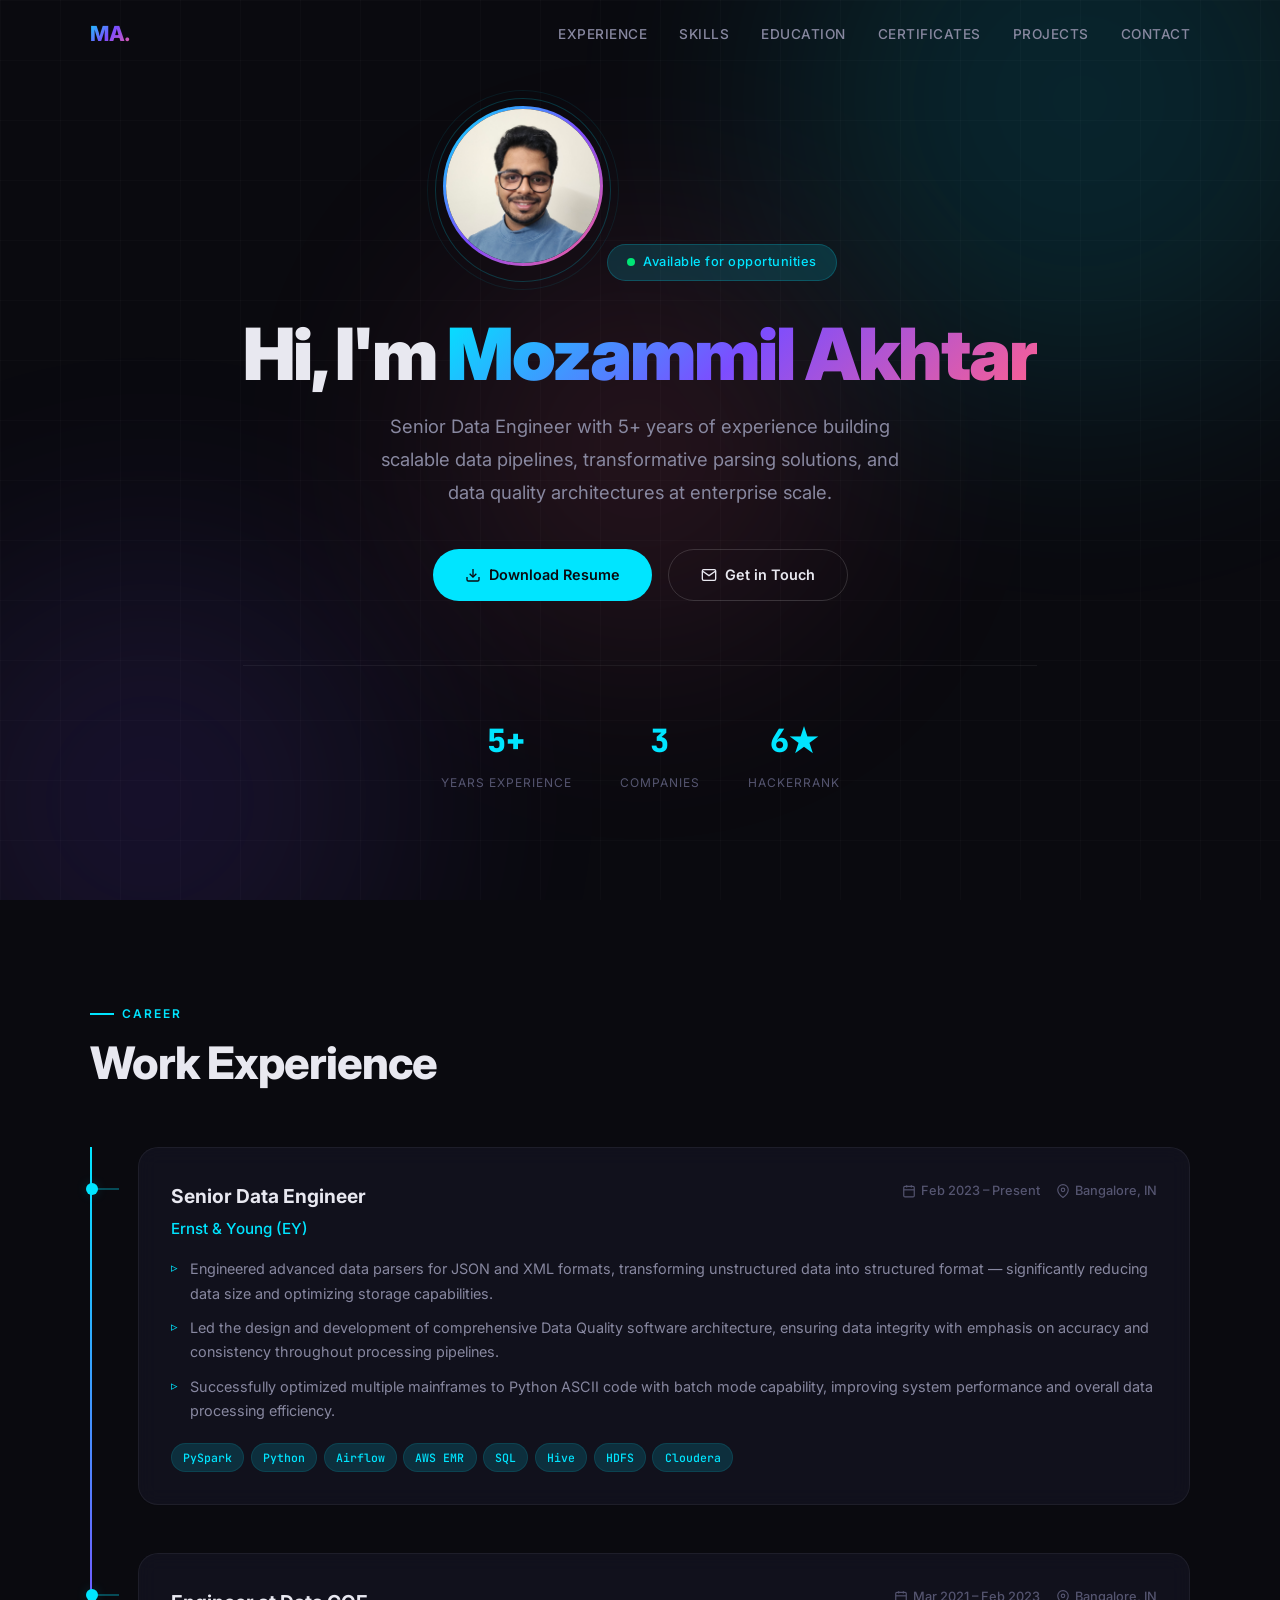
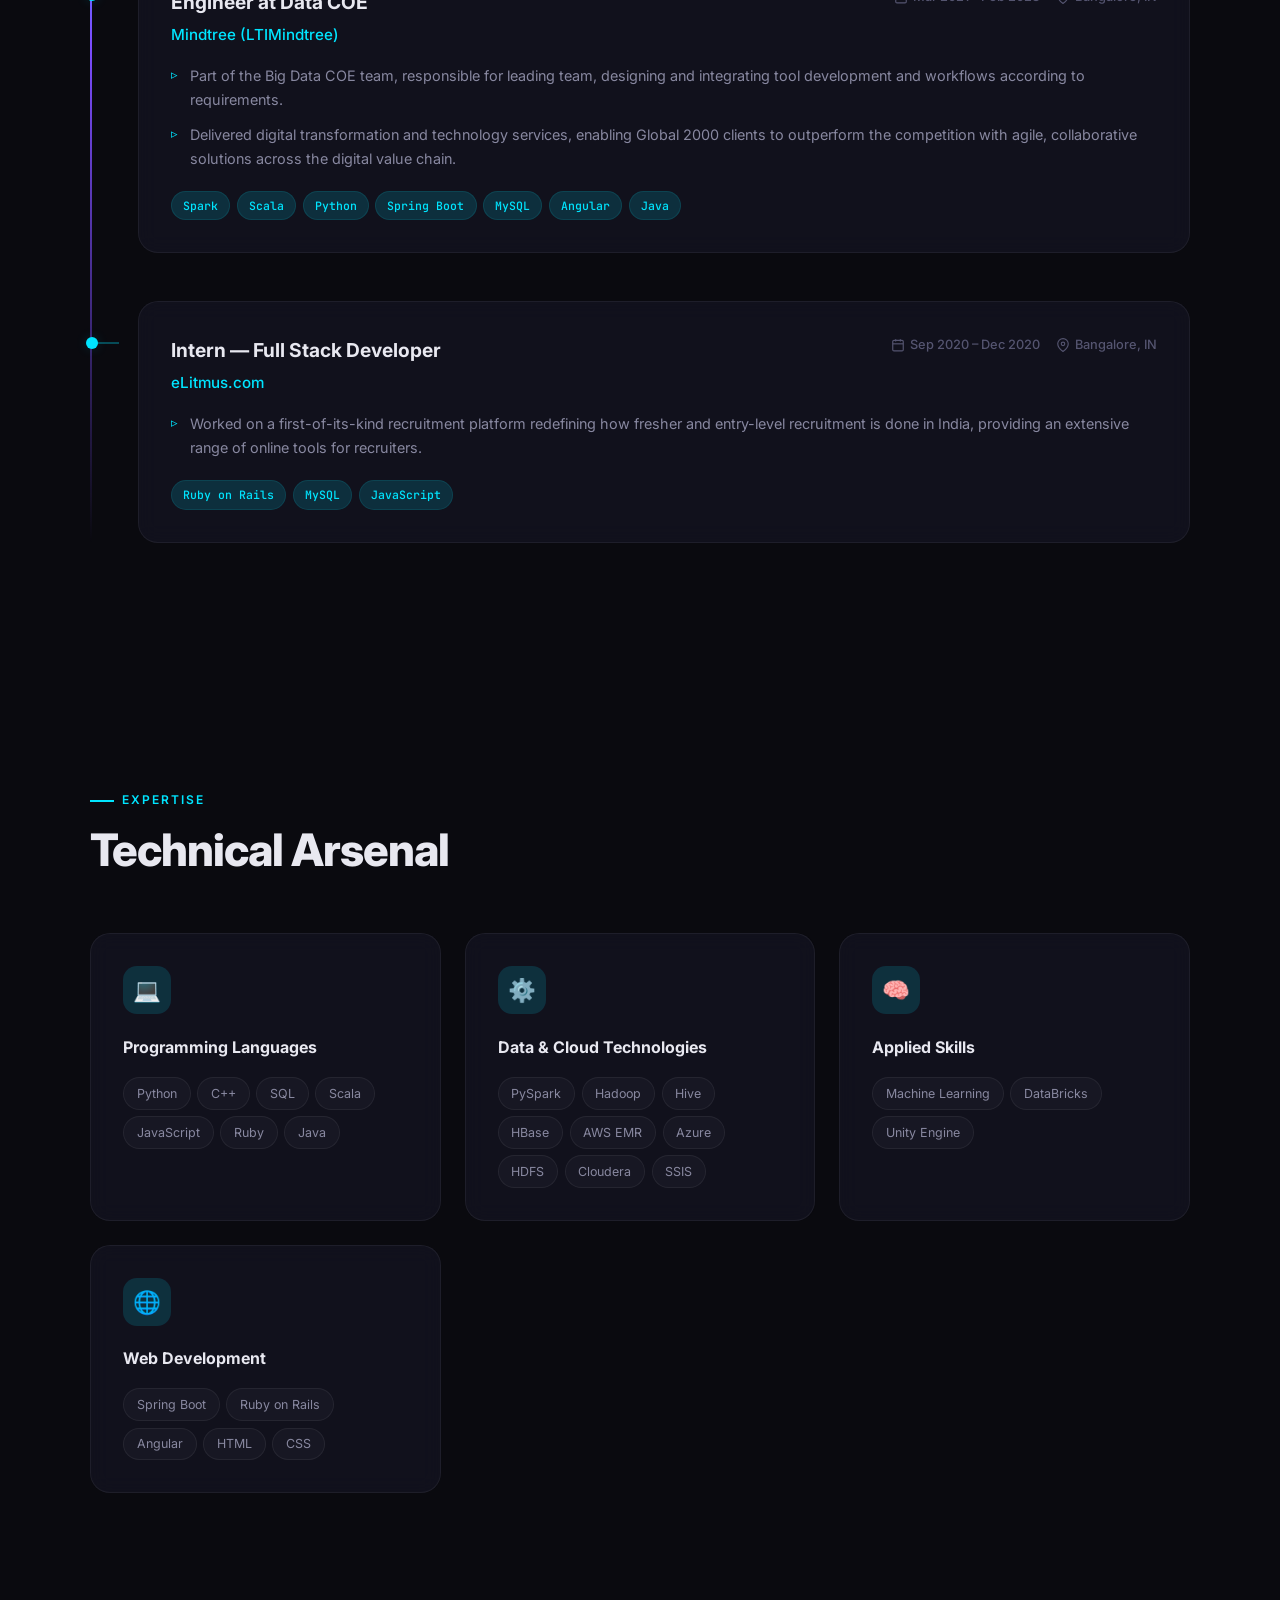
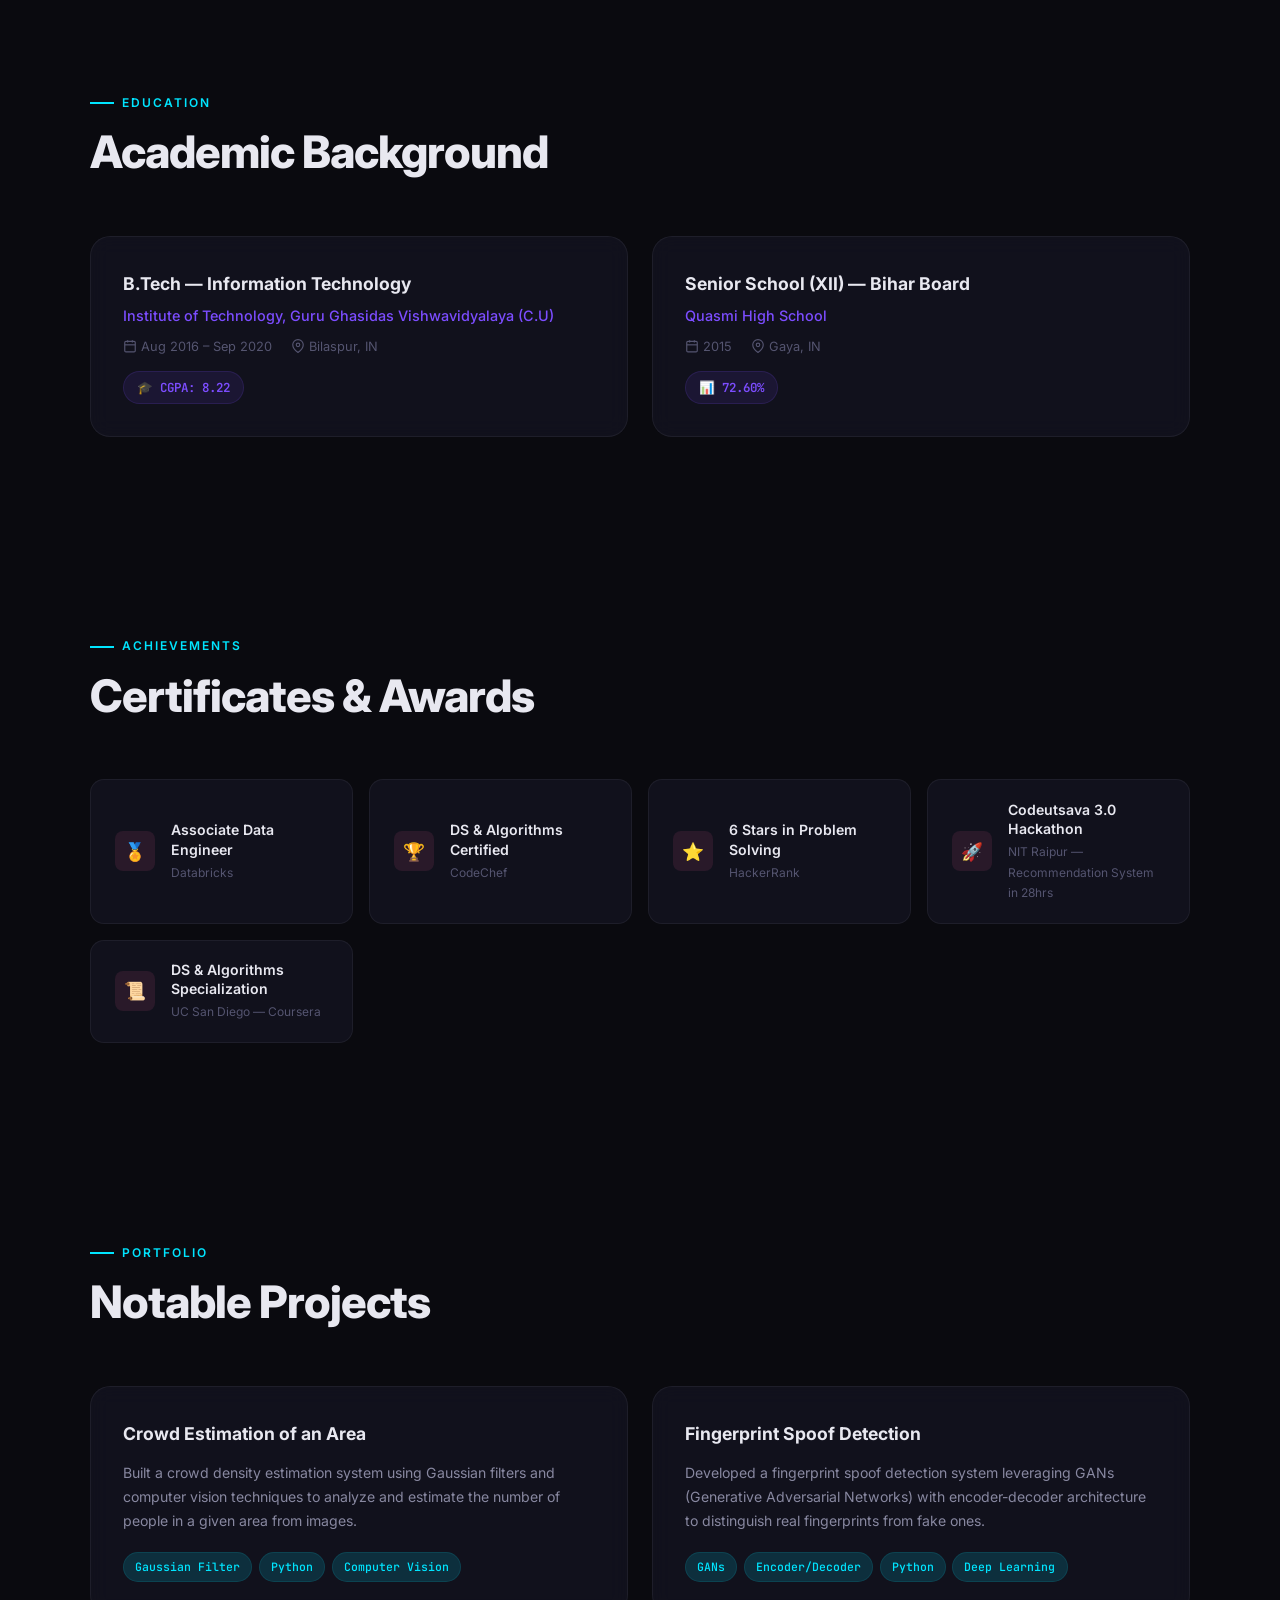
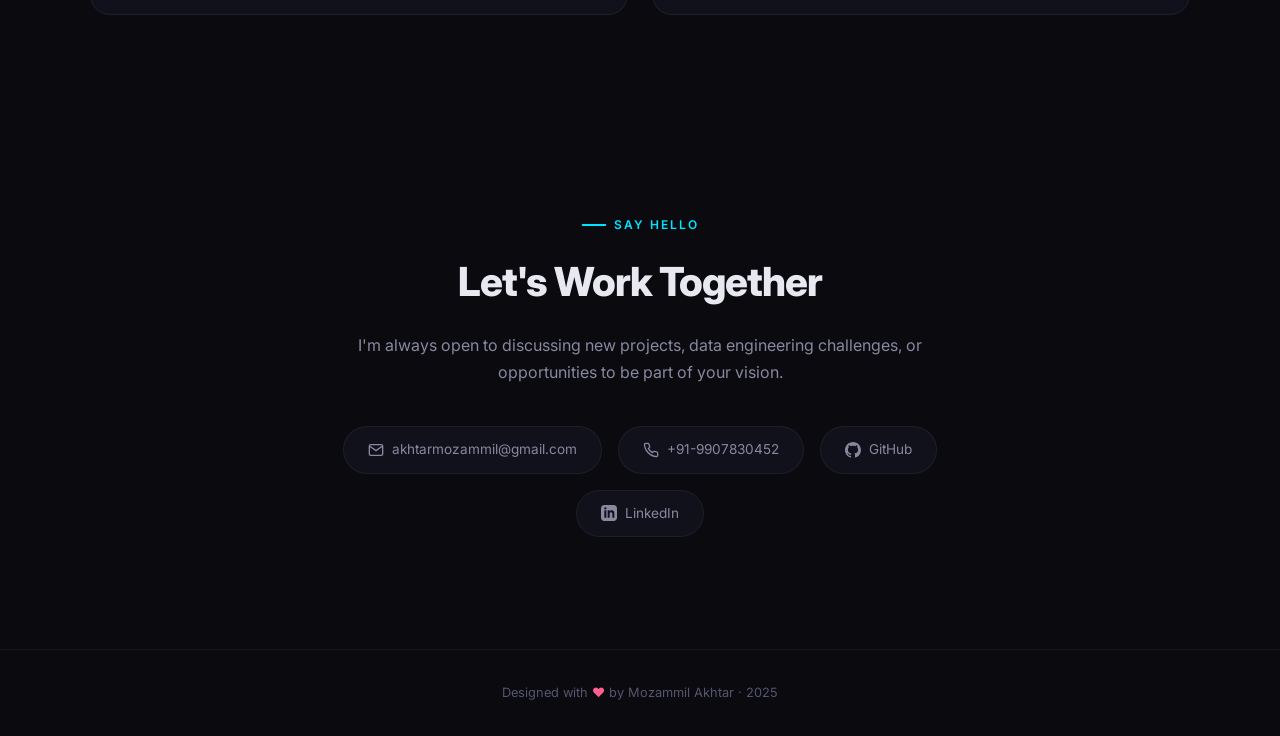
<file: index.html>
<!DOCTYPE html>
<html lang="en">
<head>
  <meta charset="UTF-8">
  <meta name="viewport" content="width=device-width, initial-scale=1.0">
  <meta name="description" content="Mozammil Akhtar — Senior Data Engineer specializing in PySpark, Python, AWS, and big data solutions. Based in Mumbai, India.">
  <meta name="keywords" content="Mozammil Akhtar, Data Engineer, PySpark, Python, Big Data, AWS, Resume">
  <meta name="author" content="Mozammil Akhtar">
  <title>Mozammil Akhtar — Senior Data Engineer</title>
  <link rel="stylesheet" href="style.css">
  <link rel="icon" href="data:image/svg+xml,<svg xmlns='http://www.w3.org/2000/svg' viewBox='0 0 100 100'><text y='.9em' font-size='90'>⚡</text></svg>">
</head>
<body>

  <!-- Animated Background -->
  <div class="bg-glow">
    <div class="orb"></div>
    <div class="orb"></div>
    <div class="orb"></div>
  </div>
  <div class="bg-grid"></div>

  <!-- Navigation -->
  <nav class="navbar" id="navbar">
    <div class="nav-container">
      <a href="#" class="nav-logo">MA.</a>
      <ul class="nav-links" id="navLinks">
        <li><a href="#experience">Experience</a></li>
        <li><a href="#skills">Skills</a></li>
        <li><a href="#education">Education</a></li>
        <li><a href="#certificates">Certificates</a></li>
        <li><a href="#projects">Projects</a></li>
        <li><a href="#contact">Contact</a></li>
      </ul>
      <button class="nav-toggle" id="navToggle" aria-label="Toggle navigation">
        <span></span>
        <span></span>
        <span></span>
      </button>
    </div>
  </nav>

  <!-- Hero Section -->
  <section class="hero" id="hero">
    <div class="hero-content">
      <div class="hero-photo-wrapper reveal">
        <img src="assets/profile.jpg" alt="Mozammil Akhtar" class="hero-photo">
        <div class="hero-photo-ring"></div>
        <div class="hero-photo-ring"></div>
      </div>
      <div class="hero-badge reveal reveal-delay-1">
        <span class="pulse-dot"></span>
        Available for opportunities
      </div>
      <h1 class="reveal reveal-delay-2">
        Hi, I'm <span class="gradient-text">Mozammil Akhtar</span>
      </h1>
      <p class="hero-subtitle reveal reveal-delay-3">
        Senior Data Engineer with 5+ years of experience building scalable data pipelines, 
        transformative parsing solutions, and data quality architectures at enterprise scale.
      </p>
      <div class="hero-actions reveal reveal-delay-4">
        <a href="Mozammil_Akhtar_Resume.pdf" download class="btn btn-primary" id="downloadResume">
          <svg width="16" height="16" fill="none" stroke="currentColor" stroke-width="2" viewBox="0 0 24 24"><path d="M21 15v4a2 2 0 0 1-2 2H5a2 2 0 0 1-2-2v-4"/><polyline points="7,10 12,15 17,10"/><line x1="12" y1="15" x2="12" y2="3"/></svg>
          Download Resume
        </a>
        <a href="#contact" class="btn btn-outline" id="contactBtn">
          <svg width="16" height="16" fill="none" stroke="currentColor" stroke-width="2" viewBox="0 0 24 24"><path d="M4 4h16c1.1 0 2 .9 2 2v12c0 1.1-.9 2-2 2H4c-1.1 0-2-.9-2-2V6c0-1.1.9-2 2-2z"/><polyline points="22,6 12,13 2,6"/></svg>
          Get in Touch
        </a>
      </div>
      <div class="hero-stats reveal">
        <div class="stat">
          <div class="stat-number" id="statYears">5+</div>
          <div class="stat-label">Years Experience</div>
        </div>
        <div class="stat">
          <div class="stat-number">3</div>
          <div class="stat-label">Companies</div>
        </div>
        <div class="stat">
          <div class="stat-number">6★</div>
          <div class="stat-label">HackerRank</div>
        </div>
      </div>
    </div>
  </section>

  <!-- Experience Section -->
  <section class="section" id="experience">
    <div class="container">
      <div class="section-header reveal">
        <div class="section-label">Career</div>
        <h2 class="section-title">Work Experience</h2>
      </div>

      <div class="timeline">
        <!-- EY -->
        <div class="timeline-item reveal">
          <div class="timeline-dot"></div>
          <div class="timeline-header">
            <div>
              <div class="timeline-role">Senior Data Engineer</div>
              <div class="timeline-company">Ernst & Young (EY)</div>
            </div>
            <div class="timeline-meta">
              <span class="timeline-date">
                <svg width="14" height="14" fill="none" stroke="currentColor" stroke-width="2" viewBox="0 0 24 24"><rect x="3" y="4" width="18" height="18" rx="2"/><line x1="16" y1="2" x2="16" y2="6"/><line x1="8" y1="2" x2="8" y2="6"/><line x1="3" y1="10" x2="21" y2="10"/></svg>
                Feb 2023 – Present
              </span>
              <span class="timeline-location">
                <svg width="14" height="14" fill="none" stroke="currentColor" stroke-width="2" viewBox="0 0 24 24"><path d="M21 10c0 7-9 13-9 13s-9-6-9-13a9 9 0 0 1 18 0z"/><circle cx="12" cy="10" r="3"/></svg>
                Bangalore, IN
              </span>
            </div>
          </div>
          <div class="timeline-body">
            <ul>
              <li>Engineered advanced data parsers for JSON and XML formats, transforming unstructured data into structured format — significantly reducing data size and optimizing storage capabilities.</li>
              <li>Led the design and development of comprehensive Data Quality software architecture, ensuring data integrity with emphasis on accuracy and consistency throughout processing pipelines.</li>
              <li>Successfully optimized multiple mainframes to Python ASCII code with batch mode capability, improving system performance and overall data processing efficiency.</li>
            </ul>
          </div>
          <div class="timeline-tech">
            <span class="tech-tag">PySpark</span>
            <span class="tech-tag">Python</span>
            <span class="tech-tag">Airflow</span>
            <span class="tech-tag">AWS EMR</span>
            <span class="tech-tag">SQL</span>
            <span class="tech-tag">Hive</span>
            <span class="tech-tag">HDFS</span>
            <span class="tech-tag">Cloudera</span>
          </div>
        </div>

        <!-- Mindtree -->
        <div class="timeline-item reveal">
          <div class="timeline-dot"></div>
          <div class="timeline-header">
            <div>
              <div class="timeline-role">Engineer at Data COE</div>
              <div class="timeline-company">Mindtree (LTIMindtree)</div>
            </div>
            <div class="timeline-meta">
              <span class="timeline-date">
                <svg width="14" height="14" fill="none" stroke="currentColor" stroke-width="2" viewBox="0 0 24 24"><rect x="3" y="4" width="18" height="18" rx="2"/><line x1="16" y1="2" x2="16" y2="6"/><line x1="8" y1="2" x2="8" y2="6"/><line x1="3" y1="10" x2="21" y2="10"/></svg>
                Mar 2021 – Feb 2023
              </span>
              <span class="timeline-location">
                <svg width="14" height="14" fill="none" stroke="currentColor" stroke-width="2" viewBox="0 0 24 24"><path d="M21 10c0 7-9 13-9 13s-9-6-9-13a9 9 0 0 1 18 0z"/><circle cx="12" cy="10" r="3"/></svg>
                Bangalore, IN
              </span>
            </div>
          </div>
          <div class="timeline-body">
            <ul>
              <li>Part of the Big Data COE team, responsible for leading team, designing and integrating tool development and workflows according to requirements.</li>
              <li>Delivered digital transformation and technology services, enabling Global 2000 clients to outperform the competition with agile, collaborative solutions across the digital value chain.</li>
            </ul>
          </div>
          <div class="timeline-tech">
            <span class="tech-tag">Spark</span>
            <span class="tech-tag">Scala</span>
            <span class="tech-tag">Python</span>
            <span class="tech-tag">Spring Boot</span>
            <span class="tech-tag">MySQL</span>
            <span class="tech-tag">Angular</span>
            <span class="tech-tag">Java</span>
          </div>
        </div>

        <!-- eLitmus -->
        <div class="timeline-item reveal">
          <div class="timeline-dot"></div>
          <div class="timeline-header">
            <div>
              <div class="timeline-role">Intern — Full Stack Developer</div>
              <div class="timeline-company">eLitmus.com</div>
            </div>
            <div class="timeline-meta">
              <span class="timeline-date">
                <svg width="14" height="14" fill="none" stroke="currentColor" stroke-width="2" viewBox="0 0 24 24"><rect x="3" y="4" width="18" height="18" rx="2"/><line x1="16" y1="2" x2="16" y2="6"/><line x1="8" y1="2" x2="8" y2="6"/><line x1="3" y1="10" x2="21" y2="10"/></svg>
                Sep 2020 – Dec 2020
              </span>
              <span class="timeline-location">
                <svg width="14" height="14" fill="none" stroke="currentColor" stroke-width="2" viewBox="0 0 24 24"><path d="M21 10c0 7-9 13-9 13s-9-6-9-13a9 9 0 0 1 18 0z"/><circle cx="12" cy="10" r="3"/></svg>
                Bangalore, IN
              </span>
            </div>
          </div>
          <div class="timeline-body">
            <ul>
              <li>Worked on a first-of-its-kind recruitment platform redefining how fresher and entry-level recruitment is done in India, providing an extensive range of online tools for recruiters.</li>
            </ul>
          </div>
          <div class="timeline-tech">
            <span class="tech-tag">Ruby on Rails</span>
            <span class="tech-tag">MySQL</span>
            <span class="tech-tag">JavaScript</span>
          </div>
        </div>
      </div>
    </div>
  </section>

  <!-- Skills Section -->
  <section class="section" id="skills">
    <div class="container">
      <div class="section-header reveal">
        <div class="section-label">Expertise</div>
        <h2 class="section-title">Technical Arsenal</h2>
      </div>

      <div class="skills-grid">
        <div class="skill-card reveal">
          <div class="skill-icon">💻</div>
          <div class="skill-card-title">Programming Languages</div>
          <div class="skill-tags">
            <span class="skill-tag">Python</span>
            <span class="skill-tag">C++</span>
            <span class="skill-tag">SQL</span>
            <span class="skill-tag">Scala</span>
            <span class="skill-tag">JavaScript</span>
            <span class="skill-tag">Ruby</span>
            <span class="skill-tag">Java</span>
          </div>
        </div>

        <div class="skill-card reveal reveal-delay-1">
          <div class="skill-icon">⚙️</div>
          <div class="skill-card-title">Data & Cloud Technologies</div>
          <div class="skill-tags">
            <span class="skill-tag">PySpark</span>
            <span class="skill-tag">Hadoop</span>
            <span class="skill-tag">Hive</span>
            <span class="skill-tag">HBase</span>
            <span class="skill-tag">AWS EMR</span>
            <span class="skill-tag">Azure</span>
            <span class="skill-tag">HDFS</span>
            <span class="skill-tag">Cloudera</span>
            <span class="skill-tag">SSIS</span>
          </div>
        </div>

        <div class="skill-card reveal reveal-delay-2">
          <div class="skill-icon">🧠</div>
          <div class="skill-card-title">Applied Skills</div>
          <div class="skill-tags">
            <span class="skill-tag">Machine Learning</span>
            <span class="skill-tag">DataBricks</span>
            <span class="skill-tag">Unity Engine</span>
          </div>
        </div>

        <div class="skill-card reveal reveal-delay-3">
          <div class="skill-icon">🌐</div>
          <div class="skill-card-title">Web Development</div>
          <div class="skill-tags">
            <span class="skill-tag">Spring Boot</span>
            <span class="skill-tag">Ruby on Rails</span>
            <span class="skill-tag">Angular</span>
            <span class="skill-tag">HTML</span>
            <span class="skill-tag">CSS</span>
          </div>
        </div>
      </div>
    </div>
  </section>

  <!-- Education Section -->
  <section class="section" id="education">
    <div class="container">
      <div class="section-header reveal">
        <div class="section-label">Education</div>
        <h2 class="section-title">Academic Background</h2>
      </div>

      <div class="education-grid">
        <div class="education-card reveal">
          <div class="education-degree">B.Tech — Information Technology</div>
          <div class="education-school">Institute of Technology, Guru Ghasidas Vishwavidyalaya (C.U)</div>
          <div class="education-meta">
            <span>
              <svg width="14" height="14" fill="none" stroke="currentColor" stroke-width="2" viewBox="0 0 24 24" style="vertical-align: -2px;"><rect x="3" y="4" width="18" height="18" rx="2"/><line x1="16" y1="2" x2="16" y2="6"/><line x1="8" y1="2" x2="8" y2="6"/><line x1="3" y1="10" x2="21" y2="10"/></svg>
              Aug 2016 – Sep 2020
            </span>
            <span>
              <svg width="14" height="14" fill="none" stroke="currentColor" stroke-width="2" viewBox="0 0 24 24" style="vertical-align: -2px;"><path d="M21 10c0 7-9 13-9 13s-9-6-9-13a9 9 0 0 1 18 0z"/><circle cx="12" cy="10" r="3"/></svg>
              Bilaspur, IN
            </span>
          </div>
          <div class="education-score">🎓 CGPA: 8.22</div>
        </div>

        <div class="education-card reveal reveal-delay-1">
          <div class="education-degree">Senior School (XII) — Bihar Board</div>
          <div class="education-school">Quasmi High School</div>
          <div class="education-meta">
            <span>
              <svg width="14" height="14" fill="none" stroke="currentColor" stroke-width="2" viewBox="0 0 24 24" style="vertical-align: -2px;"><rect x="3" y="4" width="18" height="18" rx="2"/><line x1="16" y1="2" x2="16" y2="6"/><line x1="8" y1="2" x2="8" y2="6"/><line x1="3" y1="10" x2="21" y2="10"/></svg>
              2015
            </span>
            <span>
              <svg width="14" height="14" fill="none" stroke="currentColor" stroke-width="2" viewBox="0 0 24 24" style="vertical-align: -2px;"><path d="M21 10c0 7-9 13-9 13s-9-6-9-13a9 9 0 0 1 18 0z"/><circle cx="12" cy="10" r="3"/></svg>
              Gaya, IN
            </span>
          </div>
          <div class="education-score">📊 72.60%</div>
        </div>
      </div>
    </div>
  </section>

  <!-- Certificates Section -->
  <section class="section" id="certificates">
    <div class="container">
      <div class="section-header reveal">
        <div class="section-label">Achievements</div>
        <h2 class="section-title">Certificates & Awards</h2>
      </div>

      <div class="cert-list">
        <div class="cert-item reveal">
          <div class="cert-icon">🏅</div>
          <div>
            <div class="cert-name">Associate Data Engineer</div>
            <div class="cert-source">Databricks</div>
          </div>
        </div>
        <div class="cert-item reveal reveal-delay-1">
          <div class="cert-icon">🏆</div>
          <div>
            <div class="cert-name">DS & Algorithms Certified</div>
            <div class="cert-source">CodeChef</div>
          </div>
        </div>
        <div class="cert-item reveal reveal-delay-2">
          <div class="cert-icon">⭐</div>
          <div>
            <div class="cert-name">6 Stars in Problem Solving</div>
            <div class="cert-source">HackerRank</div>
          </div>
        </div>
        <div class="cert-item reveal reveal-delay-3">
          <div class="cert-icon">🚀</div>
          <div>
            <div class="cert-name">Codeutsava 3.0 Hackathon</div>
            <div class="cert-source">NIT Raipur — Recommendation System in 28hrs</div>
          </div>
        </div>
        <div class="cert-item reveal reveal-delay-4">
          <div class="cert-icon">📜</div>
          <div>
            <div class="cert-name">DS & Algorithms Specialization</div>
            <div class="cert-source">UC San Diego — Coursera</div>
          </div>
        </div>
      </div>
    </div>
  </section>

  <!-- Projects Section -->
  <section class="section" id="projects">
    <div class="container">
      <div class="section-header reveal">
        <div class="section-label">Portfolio</div>
        <h2 class="section-title">Notable Projects</h2>
      </div>

      <div class="projects-grid">
        <div class="project-card reveal">
          <div class="project-title">Crowd Estimation of an Area</div>
          <div class="project-desc">
            Built a crowd density estimation system using Gaussian filters and computer vision techniques 
            to analyze and estimate the number of people in a given area from images.
          </div>
          <div class="timeline-tech">
            <span class="tech-tag">Gaussian Filter</span>
            <span class="tech-tag">Python</span>
            <span class="tech-tag">Computer Vision</span>
          </div>
        </div>

        <div class="project-card reveal reveal-delay-1">
          <div class="project-title">Fingerprint Spoof Detection</div>
          <div class="project-desc">
            Developed a fingerprint spoof detection system leveraging GANs (Generative Adversarial Networks) 
            with encoder-decoder architecture to distinguish real fingerprints from fake ones.
          </div>
          <div class="timeline-tech">
            <span class="tech-tag">GANs</span>
            <span class="tech-tag">Encoder/Decoder</span>
            <span class="tech-tag">Python</span>
            <span class="tech-tag">Deep Learning</span>
          </div>
        </div>
      </div>
    </div>
  </section>

  <!-- Contact Section -->
  <section class="section contact-section" id="contact">
    <div class="container">
      <div class="contact-content">
        <div class="section-label reveal" style="justify-content: center;">Say Hello</div>
        <h2 class="contact-title reveal">Let's Work Together</h2>
        <p class="contact-text reveal">
          I'm always open to discussing new projects, data engineering challenges, 
          or opportunities to be part of your vision.
        </p>
        <div class="contact-links reveal">
          <a href="mailto:akhtarmozammil@gmail.com" class="contact-link" id="emailLink">
            <svg width="16" height="16" fill="none" stroke="currentColor" stroke-width="2" viewBox="0 0 24 24"><path d="M4 4h16c1.1 0 2 .9 2 2v12c0 1.1-.9 2-2 2H4c-1.1 0-2-.9-2-2V6c0-1.1.9-2 2-2z"/><polyline points="22,6 12,13 2,6"/></svg>
            akhtarmozammil@gmail.com
          </a>
          <a href="tel:+919907830452" class="contact-link" id="phoneLink">
            <svg width="16" height="16" fill="none" stroke="currentColor" stroke-width="2" viewBox="0 0 24 24"><path d="M22 16.92v3a2 2 0 0 1-2.18 2 19.79 19.79 0 0 1-8.63-3.07 19.5 19.5 0 0 1-6-6 19.79 19.79 0 0 1-3.07-8.67A2 2 0 0 1 4.11 2h3a2 2 0 0 1 2 1.72 12.84 12.84 0 0 0 .7 2.81 2 2 0 0 1-.45 2.11L8.09 9.91a16 16 0 0 0 6 6l1.27-1.27a2 2 0 0 1 2.11-.45 12.84 12.84 0 0 0 2.81.7A2 2 0 0 1 22 16.92z"/></svg>
            +91-9907830452
          </a>
          <a href="https://github.com/akhtarmozammil" target="_blank" class="contact-link" id="githubLink">
            <svg width="16" height="16" viewBox="0 0 24 24" fill="currentColor"><path d="M12 0c-6.626 0-12 5.373-12 12 0 5.302 3.438 9.8 8.207 11.387.599.111.793-.261.793-.577v-2.234c-3.338.726-4.033-1.416-4.033-1.416-.546-1.387-1.333-1.756-1.333-1.756-1.089-.745.083-.729.083-.729 1.205.084 1.839 1.237 1.839 1.237 1.07 1.834 2.807 1.304 3.492.997.107-.775.418-1.305.762-1.604-2.665-.305-5.467-1.334-5.467-5.931 0-1.311.469-2.381 1.236-3.221-.124-.303-.535-1.524.117-3.176 0 0 1.008-.322 3.301 1.23.957-.266 1.983-.399 3.003-.404 1.02.005 2.047.138 3.006.404 2.291-1.552 3.297-1.23 3.297-1.23.653 1.653.242 2.874.118 3.176.77.84 1.235 1.911 1.235 3.221 0 4.609-2.807 5.624-5.479 5.921.43.372.823 1.102.823 2.222v3.293c0 .319.192.694.801.576 4.765-1.589 8.199-6.086 8.199-11.386 0-6.627-5.373-12-12-12z"/></svg>
            GitHub
          </a>
          <a href="https://www.linkedin.com/in/mozammil-akhtar/" target="_blank" class="contact-link" id="linkedinLink">
            <svg width="16" height="16" viewBox="0 0 24 24" fill="currentColor"><path d="M19 0h-14c-2.761 0-5 2.239-5 5v14c0 2.761 2.239 5 5 5h14c2.762 0 5-2.239 5-5v-14c0-2.761-2.238-5-5-5zm-11 19h-3v-11h3v11zm-1.5-12.268c-.966 0-1.75-.79-1.75-1.764s.784-1.764 1.75-1.764 1.75.79 1.75 1.764-.783 1.764-1.75 1.764zm13.5 12.268h-3v-5.604c0-3.368-4-3.113-4 0v5.604h-3v-11h3v1.765c1.396-2.586 7-2.777 7 2.476v6.759z"/></svg>
            LinkedIn
          </a>
        </div>
      </div>
    </div>
  </section>

  <!-- Footer -->
  <footer class="footer">
    <p>Designed with <span class="heart">♥</span> by Mozammil Akhtar · 2025</p>
  </footer>

  <!-- JavaScript -->
  <script>
    // ── Navbar scroll effect ──
    const navbar = document.getElementById('navbar');
    window.addEventListener('scroll', () => {
      navbar.classList.toggle('scrolled', window.scrollY > 50);
    });

    // ── Mobile nav toggle ──
    const navToggle = document.getElementById('navToggle');
    const navLinks = document.getElementById('navLinks');
    navToggle.addEventListener('click', () => {
      navLinks.classList.toggle('active');
    });

    // Close nav on link click (mobile)
    navLinks.querySelectorAll('a').forEach(link => {
      link.addEventListener('click', () => navLinks.classList.remove('active'));
    });

    // ── Scroll reveal animations ──
    const observer = new IntersectionObserver(
      (entries) => {
        entries.forEach(entry => {
          if (entry.isIntersecting) {
            entry.target.classList.add('visible');
          }
        });
      },
      { threshold: 0.1, rootMargin: '0px 0px -50px 0px' }
    );

    document.querySelectorAll('.reveal').forEach(el => observer.observe(el));

    // ── Smooth counter animation for stats ──
    function animateCounter(element, target, suffix = '') {
      const isNumber = !isNaN(parseInt(target));
      if (!isNumber) return;
      
      const num = parseInt(target);
      let current = 0;
      const increment = Math.ceil(num / 40);
      const timer = setInterval(() => {
        current += increment;
        if (current >= num) {
          current = num;
          clearInterval(timer);
        }
        element.textContent = current + suffix;
      }, 30);
    }

    // ── Active nav link highlight ──
    const sections = document.querySelectorAll('.section[id]');
    window.addEventListener('scroll', () => {
      const scrollY = window.scrollY + 100;
      sections.forEach(section => {
        const top = section.offsetTop;
        const height = section.offsetHeight;
        const id = section.getAttribute('id');
        const link = document.querySelector(`.nav-links a[href="#${id}"]`);
        if (link) {
          link.style.color = (scrollY >= top && scrollY < top + height) 
            ? 'var(--accent)' 
            : '';
        }
      });
    });

    // ── Parallax effect on hero photo ──
    const heroPhoto = document.querySelector('.hero-photo-wrapper');
    if (heroPhoto) {
      window.addEventListener('mousemove', (e) => {
        const x = (e.clientX / window.innerWidth - 0.5) * 10;
        const y = (e.clientY / window.innerHeight - 0.5) * 10;
        heroPhoto.style.transform = `translate(${x}px, ${y}px)`;
      });
    }
  </script>

</body>
</html>
</file>
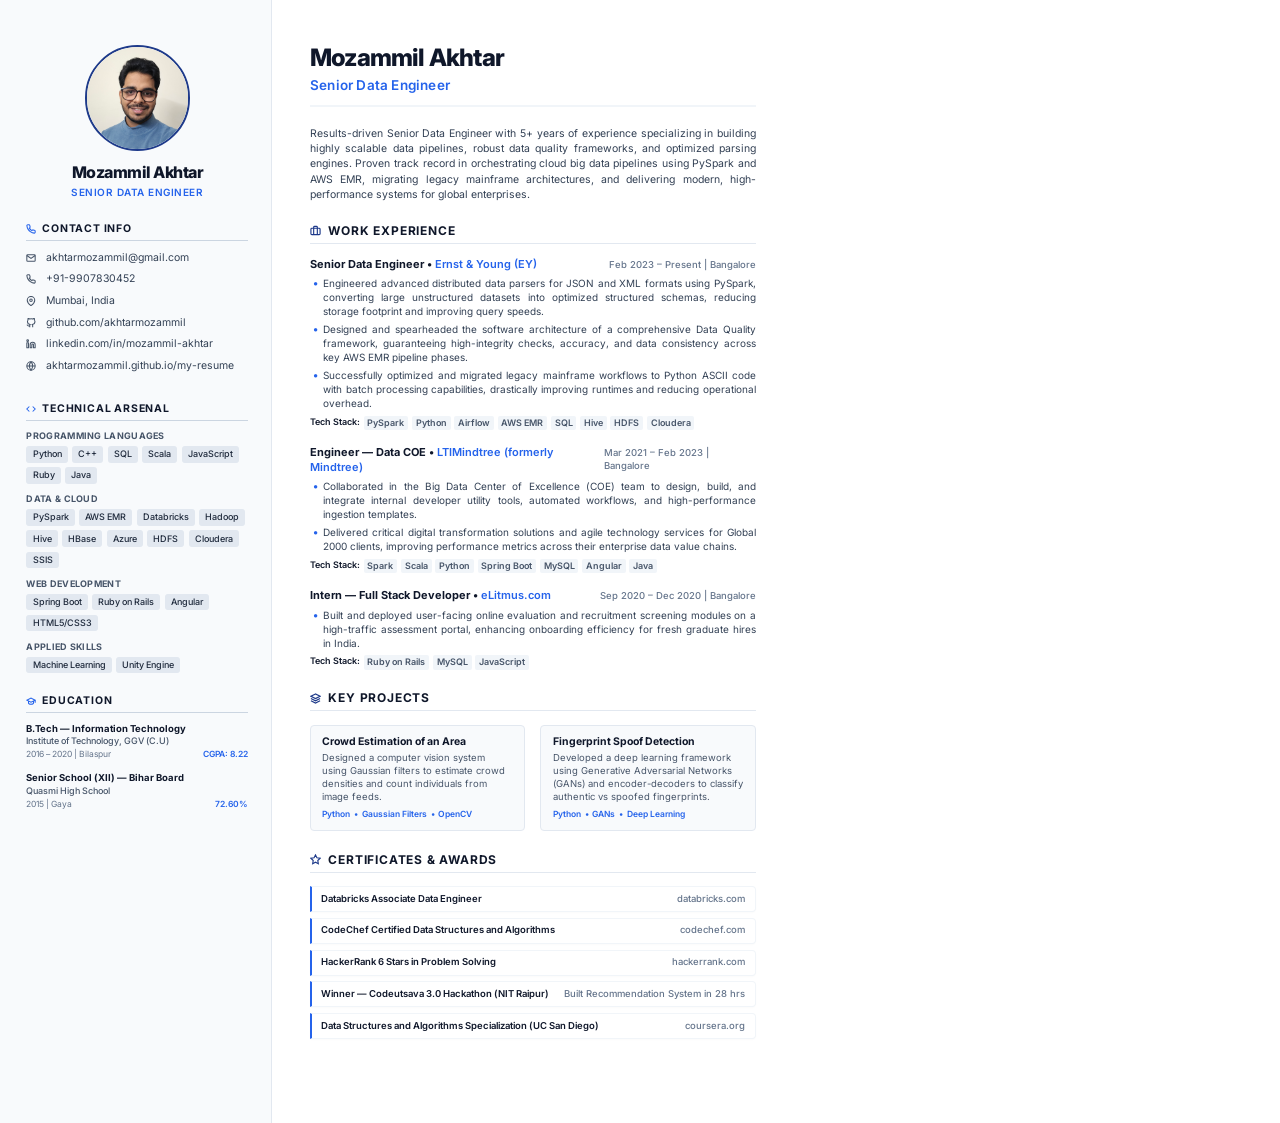
<file: resume_pdf.html>
<!DOCTYPE html>
<html lang="en">
<head>
  <meta charset="UTF-8">
  <meta name="viewport" content="width=device-width, initial-scale=1.0">
  <title>Mozammil Akhtar — Resume</title>
  <style>
    @import url('https://fonts.googleapis.com/css2?family=Inter:wght@300;400;500;600;700;800&display=swap');

    @page {
      size: A4;
      margin: 0;
    }

    * {
      box-sizing: border-box;
      margin: 0;
      padding: 0;
    }

    body {
      font-family: 'Inter', sans-serif;
      color: #1e293b;
      background-color: #ffffff;
      line-height: 1.35;
      font-size: 10.5px;
      -webkit-print-color-adjust: exact;
      print-color-adjust: exact;
      width: 210mm;
      height: 297mm;
      overflow: hidden;
    }

    .resume {
      display: flex;
      width: 210mm;
      height: 297mm;
      overflow: hidden;
    }

    /* Left Sidebar */
    .sidebar {
      width: 72mm;
      height: 100%;
      background-color: #f8fafc;
      border-right: 1px solid #e2e8f0;
      padding: 12mm 6mm 10mm 7mm;
      display: flex;
      flex-direction: column;
      flex-shrink: 0;
    }

    /* Right Main Content */
    .main-content {
      width: 138mm;
      height: 100%;
      padding: 12mm 10mm 10mm 10mm;
      display: flex;
      flex-direction: column;
      overflow: hidden;
    }

    /* Profile Section */
    .profile-section {
      text-align: center;
      margin-bottom: 6mm;
    }

    .profile-img-container {
      position: relative;
      width: 28mm;
      height: 28mm;
      margin: 0 auto 3mm auto;
    }

    .profile-img {
      width: 100%;
      height: 100%;
      border-radius: 50%;
      object-fit: cover;
      border: 2.5px solid #1e3a8a;
    }

    .sidebar-name {
      font-size: 16px;
      font-weight: 800;
      color: #0f172a;
      letter-spacing: -0.5px;
      margin-bottom: 0.5mm;
    }

    .sidebar-subtitle {
      font-size: 10px;
      font-weight: 600;
      color: #2563eb;
      text-transform: uppercase;
      letter-spacing: 0.5px;
    }

    /* Sidebar Sections */
    .sidebar-block {
      margin-bottom: 5.5mm;
    }

    .sidebar-block:last-child {
      margin-bottom: 0;
    }

    .sidebar-title {
      font-size: 10.5px;
      font-weight: 700;
      color: #0f172a;
      text-transform: uppercase;
      letter-spacing: 0.8px;
      border-bottom: 1.5px solid #cbd5e1;
      padding-bottom: 1mm;
      margin-bottom: 2.5mm;
      display: flex;
      align-items: center;
      gap: 1.5mm;
    }

    .sidebar-title svg {
      color: #2563eb;
      flex-shrink: 0;
    }

    /* Contact Details */
    .contact-item {
      display: flex;
      align-items: center;
      gap: 2.5mm;
      margin-bottom: 2mm;
      color: #334155;
    }

    .contact-item svg {
      color: #475569;
      flex-shrink: 0;
    }

    .contact-item a {
      color: #334155;
      text-decoration: none;
      font-weight: 400;
    }

    .contact-item a:hover {
      color: #2563eb;
    }

    /* Skills */
    .skill-group {
      margin-bottom: 2.5mm;
    }

    .skill-group:last-child {
      margin-bottom: 0;
    }

    .skill-group-title {
      font-size: 9px;
      font-weight: 700;
      color: #475569;
      text-transform: uppercase;
      letter-spacing: 0.3px;
      margin-bottom: 1mm;
    }

    .skill-list {
      display: flex;
      flex-wrap: wrap;
      gap: 1.2mm;
    }

    .skill-badge {
      background-color: #e2e8f0;
      color: #1e293b;
      padding: 0.6mm 1.6mm;
      border-radius: 3px;
      font-size: 9px;
      font-weight: 500;
    }

    /* Education & Languages */
    .edu-item {
      margin-bottom: 3mm;
    }

    .edu-item:last-child {
      margin-bottom: 0;
    }

    .edu-degree {
      font-weight: 700;
      color: #0f172a;
      font-size: 9.5px;
    }

    .edu-school {
      color: #475569;
      font-size: 9px;
      font-weight: 500;
      margin-bottom: 0.5mm;
    }

    .edu-meta {
      display: flex;
      justify-content: space-between;
      color: #64748b;
      font-size: 8.5px;
    }

    .edu-score {
      font-weight: 600;
      color: #2563eb;
    }

    /* Main Content Sections */
    .main-header {
      margin-bottom: 5mm;
      padding-bottom: 3mm;
      border-bottom: 2px solid #f1f5f9;
    }

    .main-header-name {
      font-size: 24px;
      font-weight: 800;
      color: #0f172a;
      letter-spacing: -0.8px;
      line-height: 1.1;
      margin-bottom: 1mm;
    }

    .main-header-title {
      font-size: 13.5px;
      font-weight: 600;
      color: #2563eb;
      letter-spacing: 0.2px;
    }

    .summary-text {
      color: #334155;
      font-size: 10.5px;
      line-height: 1.45;
      text-align: justify;
    }

    .section-block {
      margin-bottom: 5.5mm;
    }

    .section-block:last-child {
      margin-bottom: 0;
    }

    .section-title {
      font-size: 12px;
      font-weight: 700;
      color: #0f172a;
      text-transform: uppercase;
      letter-spacing: 0.8px;
      border-bottom: 1.5px solid #e2e8f0;
      padding-bottom: 1mm;
      margin-bottom: 3.5mm;
      display: flex;
      align-items: center;
      gap: 2mm;
    }

    .section-title svg {
      color: #1e3a8a;
    }

    /* Experience Details */
    .exp-item {
      margin-bottom: 4mm;
    }

    .exp-item:last-child {
      margin-bottom: 0;
    }

    .exp-header {
      display: flex;
      justify-content: space-between;
      align-items: baseline;
      margin-bottom: 1.2mm;
    }

    .exp-role-company {
      font-size: 11px;
      font-weight: 700;
      color: #0f172a;
    }

    .exp-company {
      color: #2563eb;
      font-weight: 600;
    }

    .exp-meta {
      font-size: 9.5px;
      color: #64748b;
      font-weight: 500;
    }

    .exp-bullets {
      list-style-type: none;
      padding-left: 0;
    }

    .exp-bullets li {
      position: relative;
      padding-left: 3.5mm;
      margin-bottom: 1mm;
      color: #334155;
      font-size: 10px;
      line-height: 1.4;
      text-align: justify;
    }

    .exp-bullets li:last-child {
      margin-bottom: 0;
    }

    .exp-bullets li::before {
      content: "•";
      position: absolute;
      left: 0.8mm;
      color: #2563eb;
      font-weight: bold;
      font-size: 11px;
    }

    .exp-tech {
      margin-top: 1.5mm;
      font-size: 9px;
      color: #475569;
      font-weight: 600;
      display: flex;
      flex-wrap: wrap;
      gap: 1mm;
    }

    .exp-tech-label {
      color: #0f172a;
    }

    .exp-tech-tag {
      background-color: #f1f5f9;
      padding: 0.3mm 1mm;
      border-radius: 2px;
    }

    /* Projects */
    .proj-grid {
      display: grid;
      grid-template-columns: 1fr 1fr;
      gap: 4mm;
    }

    .proj-item {
      background-color: #f8fafc;
      border: 1px solid #e2e8f0;
      border-radius: 4px;
      padding: 2.5mm 3mm;
    }

    .proj-title {
      font-size: 10.5px;
      font-weight: 700;
      color: #0f172a;
      margin-bottom: 0.8mm;
    }

    .proj-desc {
      font-size: 9.5px;
      color: #475569;
      line-height: 1.35;
      margin-bottom: 1.5mm;
    }

    .proj-tech {
      font-size: 8.5px;
      font-weight: 600;
      color: #2563eb;
      display: flex;
      flex-wrap: wrap;
      gap: 1mm;
    }

    /* Certificates */
    .cert-grid {
      display: grid;
      grid-template-columns: 1fr;
      gap: 1.5mm;
    }

    .cert-item {
      display: flex;
      justify-content: space-between;
      align-items: center;
      background-color: #ffffff;
      border-left: 2px solid #2563eb;
      padding: 1.5mm 2.5mm;
      box-shadow: 0 1px 2px rgba(0,0,0,0.02);
      border-top: 1px solid #f1f5f9;
      border-right: 1px solid #f1f5f9;
      border-bottom: 1px solid #f1f5f9;
      border-radius: 0 4px 4px 0;
    }

    .cert-name {
      font-size: 9.5px;
      font-weight: 600;
      color: #0f172a;
    }

    .cert-issuer {
      font-size: 9.5px;
      color: #64748b;
      font-weight: 500;
    }
  </style>
</head>
<body>

  <div class="resume">
    <!-- Left Sidebar -->
    <div class="sidebar">
      <!-- Profile section -->
      <div class="profile-section">
        <div class="profile-img-container">
          <img src="assets/profile.jpg" alt="Mozammil Akhtar" class="profile-img">
        </div>
        <h2 class="sidebar-name">Mozammil Akhtar</h2>
        <div class="sidebar-subtitle">Senior Data Engineer</div>
      </div>

      <!-- Contact Info -->
      <div class="sidebar-block">
        <h3 class="sidebar-title">
          <svg width="10" height="10" fill="none" stroke="currentColor" stroke-width="2.5" viewBox="0 0 24 24"><path d="M22 16.92v3a2 2 0 0 1-2.18 2 19.79 19.79 0 0 1-8.63-3.07 19.5 19.5 0 0 1-6-6 19.79 19.79 0 0 1-3.07-8.67A2 2 0 0 1 4.11 2h3a2 2 0 0 1 2 1.72 12.84 12.84 0 0 0 .7 2.81 2 2 0 0 1-.45 2.11L8.09 9.91a16 16 0 0 0 6 6l1.27-1.27a2 2 0 0 1 2.11-.45 12.84 12.84 0 0 0 2.81.7A2 2 0 0 1 22 16.92z"/></svg>
          Contact Info
        </h3>
        <div class="contact-item">
          <svg width="10" height="10" fill="none" stroke="currentColor" stroke-width="2.5" viewBox="0 0 24 24"><path d="M4 4h16c1.1 0 2 .9 2 2v12c0 1.1-.9 2-2 2H4c-1.1 0-2-.9-2-2V6c0-1.1.9-2 2-2z"/><polyline points="22,6 12,13 2,6"/></svg>
          <a href="mailto:akhtarmozammil@gmail.com">akhtarmozammil@gmail.com</a>
        </div>
        <div class="contact-item">
          <svg width="10" height="10" fill="none" stroke="currentColor" stroke-width="2.5" viewBox="0 0 24 24"><path d="M22 16.92v3a2 2 0 0 1-2.18 2 19.79 19.79 0 0 1-8.63-3.07 19.5 19.5 0 0 1-6-6 19.79 19.79 0 0 1-3.07-8.67A2 2 0 0 1 4.11 2h3a2 2 0 0 1 2 1.72 12.84 12.84 0 0 0 .7 2.81 2 2 0 0 1-.45 2.11L8.09 9.91a16 16 0 0 0 6 6l1.27-1.27a2 2 0 0 1 2.11-.45 12.84 12.84 0 0 0 2.81.7A2 2 0 0 1 22 16.92z"/></svg>
          <span>+91-9907830452</span>
        </div>
        <div class="contact-item">
          <svg width="10" height="10" fill="none" stroke="currentColor" stroke-width="2.5" viewBox="0 0 24 24"><path d="M21 10c0 7-9 13-9 13s-9-6-9-13a9 9 0 0 1 18 0z"/><circle cx="12" cy="10" r="3"/></svg>
          <span>Mumbai, India</span>
        </div>
        <div class="contact-item">
          <svg width="10" height="10" fill="none" stroke="currentColor" stroke-width="2.5" viewBox="0 0 24 24"><path d="M9 19c-5 1.5-5-2.5-7-3m14 6v-3.87a3.37 3.37 0 0 0-.94-2.61c3.14-.35 6.44-1.54 6.44-7A5.44 5.44 0 0 0 20 4.77 5.07 5.07 0 0 0 19.91 1S18.73.65 16 2.48a13.38 13.38 0 0 0-7 0C6.27.65 5.09 1 5.09 1A5.07 5.07 0 0 0 5 4.77a5.44 5.44 0 0 0-1.5 3.78c0 5.42 3.3 6.61 6.44 7A3.37 3.37 0 0 0 9 18.13V22"/></svg>
          <a href="https://github.com/akhtarmozammil" target="_blank">github.com/akhtarmozammil</a>
        </div>
        <div class="contact-item">
          <svg width="10" height="10" viewBox="0 0 24 24" fill="none" stroke="currentColor" stroke-width="2.5" stroke-linecap="round" stroke-linejoin="round"><path d="M16 8a6 6 0 0 1 6 6v7h-4v-7a2 2 0 0 0-2-2 2 2 0 0 0-2 2v7h-4v-7a6 6 0 0 1 6-6z"></path><rect x="2" y="9" width="4" height="12"></rect><circle cx="4" cy="4" r="2"></circle></svg>
          <a href="https://www.linkedin.com/in/mozammil-akhtar/" target="_blank">linkedin.com/in/mozammil-akhtar</a>
        </div>
        <div class="contact-item">
          <svg width="10" height="10" fill="none" stroke="currentColor" stroke-width="2.5" viewBox="0 0 24 24"><circle cx="12" cy="12" r="10"/><line x1="2" y1="12" x2="22" y2="12"/><path d="M12 2a15.3 15.3 0 0 1 4 10 15.3 15.3 0 0 1-4 10 15.3 15.3 0 0 1-4-10 15.3 15.3 0 0 1 4-10z"/></svg>
          <a href="https://akhtarmozammil.github.io/my-resume" target="_blank">akhtarmozammil.github.io/my-resume</a>
        </div>
      </div>

      <!-- Technical Skills -->
      <div class="sidebar-block">
        <h3 class="sidebar-title">
          <svg width="10" height="10" fill="none" stroke="currentColor" stroke-width="2.5" viewBox="0 0 24 24"><polyline points="16 18 22 12 16 6"/><polyline points="8 6 2 12 8 18"/></svg>
          Technical Arsenal
        </h3>
        <div class="skill-group">
          <div class="skill-group-title">Programming Languages</div>
          <div class="skill-list">
            <span class="skill-badge">Python</span>
            <span class="skill-badge">C++</span>
            <span class="skill-badge">SQL</span>
            <span class="skill-badge">Scala</span>
            <span class="skill-badge">JavaScript</span>
            <span class="skill-badge">Ruby</span>
            <span class="skill-badge">Java</span>
          </div>
        </div>
        <div class="skill-group">
          <div class="skill-group-title">Data & Cloud</div>
          <div class="skill-list">
            <span class="skill-badge">PySpark</span>
            <span class="skill-badge">AWS EMR</span>
            <span class="skill-badge">Databricks</span>
            <span class="skill-badge">Hadoop</span>
            <span class="skill-badge">Hive</span>
            <span class="skill-badge">HBase</span>
            <span class="skill-badge">Azure</span>
            <span class="skill-badge">HDFS</span>
            <span class="skill-badge">Cloudera</span>
            <span class="skill-badge">SSIS</span>
          </div>
        </div>
        <div class="skill-group">
          <div class="skill-group-title">Web Development</div>
          <div class="skill-list">
            <span class="skill-badge">Spring Boot</span>
            <span class="skill-badge">Ruby on Rails</span>
            <span class="skill-badge">Angular</span>
            <span class="skill-badge">HTML5/CSS3</span>
          </div>
        </div>
        <div class="skill-group">
          <div class="skill-group-title">Applied Skills</div>
          <div class="skill-list">
            <span class="skill-badge">Machine Learning</span>
            <span class="skill-badge">Unity Engine</span>
          </div>
        </div>
      </div>

      <!-- Education -->
      <div class="sidebar-block">
        <h3 class="sidebar-title">
          <svg width="10" height="10" fill="none" stroke="currentColor" stroke-width="2.5" viewBox="0 0 24 24"><path d="M22 10v6M2 10l10-5 10 5-10 5z"/><path d="M6 12v5c0 2 2 3 6 3s6-1 6-3v-5"/></svg>
          Education
        </h3>
        <div class="edu-item">
          <div class="edu-degree">B.Tech — Information Technology</div>
          <div class="edu-school">Institute of Technology, GGV (C.U)</div>
          <div class="edu-meta">
            <span>2016 – 2020 | Bilaspur</span>
            <span class="edu-score">CGPA: 8.22</span>
          </div>
        </div>
        <div class="edu-item">
          <div class="edu-degree">Senior School (XII) — Bihar Board</div>
          <div class="edu-school">Quasmi High School</div>
          <div class="edu-meta">
            <span>2015 | Gaya</span>
            <span class="edu-score">72.60%</span>
          </div>
        </div>
      </div>
    </div>

    <!-- Right Main Content -->
    <div class="main-content">
      <!-- Header / Title -->
      <div class="main-header">
        <h1 class="main-header-name">Mozammil Akhtar</h1>
        <div class="main-header-title">Senior Data Engineer</div>
      </div>

      <!-- Executive Summary -->
      <div class="section-block">
        <p class="summary-text">
          Results-driven Senior Data Engineer with 5+ years of experience specializing in building highly scalable data pipelines, robust data quality frameworks, and optimized parsing engines. Proven track record in orchestrating cloud big data pipelines using PySpark and AWS EMR, migrating legacy mainframe architectures, and delivering modern, high-performance systems for global enterprises.
        </p>
      </div>

      <!-- Experience -->
      <div class="section-block">
        <h3 class="section-title">
          <svg width="11" height="11" fill="none" stroke="currentColor" stroke-width="2.5" viewBox="0 0 24 24"><rect x="2" y="7" width="20" height="14" rx="2" ry="2"/><path d="M16 21V5a2 2 0 0 0-2-2h-4a2 2 0 0 0-2 2v16"/></svg>
          Work Experience
        </h3>
        
        <!-- EY -->
        <div class="exp-item">
          <div class="exp-header">
            <span class="exp-role-company">Senior Data Engineer • <span class="exp-company">Ernst & Young (EY)</span></span>
            <span class="exp-meta">Feb 2023 – Present | Bangalore</span>
          </div>
          <ul class="exp-bullets">
            <li>Engineered advanced distributed data parsers for JSON and XML formats using PySpark, converting large unstructured datasets into optimized structured schemas, reducing storage footprint and improving query speeds.</li>
            <li>Designed and spearheaded the software architecture of a comprehensive Data Quality framework, guaranteeing high-integrity checks, accuracy, and data consistency across key AWS EMR pipeline phases.</li>
            <li>Successfully optimized and migrated legacy mainframe workflows to Python ASCII code with batch processing capabilities, drastically improving runtimes and reducing operational overhead.</li>
          </ul>
          <div class="exp-tech">
            <span class="exp-tech-label">Tech Stack:</span>
            <span class="exp-tech-tag">PySpark</span>
            <span class="exp-tech-tag">Python</span>
            <span class="exp-tech-tag">Airflow</span>
            <span class="exp-tech-tag">AWS EMR</span>
            <span class="exp-tech-tag">SQL</span>
            <span class="exp-tech-tag">Hive</span>
            <span class="exp-tech-tag">HDFS</span>
            <span class="exp-tech-tag">Cloudera</span>
          </div>
        </div>

        <!-- Mindtree -->
        <div class="exp-item">
          <div class="exp-header">
            <span class="exp-role-company">Engineer — Data COE • <span class="exp-company">LTIMindtree (formerly Mindtree)</span></span>
            <span class="exp-meta">Mar 2021 – Feb 2023 | Bangalore</span>
          </div>
          <ul class="exp-bullets">
            <li>Collaborated in the Big Data Center of Excellence (COE) team to design, build, and integrate internal developer utility tools, automated workflows, and high-performance ingestion templates.</li>
            <li>Delivered critical digital transformation solutions and agile technology services for Global 2000 clients, improving performance metrics across their enterprise data value chains.</li>
          </ul>
          <div class="exp-tech">
            <span class="exp-tech-label">Tech Stack:</span>
            <span class="exp-tech-tag">Spark</span>
            <span class="exp-tech-tag">Scala</span>
            <span class="exp-tech-tag">Python</span>
            <span class="exp-tech-tag">Spring Boot</span>
            <span class="exp-tech-tag">MySQL</span>
            <span class="exp-tech-tag">Angular</span>
            <span class="exp-tech-tag">Java</span>
          </div>
        </div>

        <!-- eLitmus -->
        <div class="exp-item">
          <div class="exp-header">
            <span class="exp-role-company">Intern — Full Stack Developer • <span class="exp-company">eLitmus.com</span></span>
            <span class="exp-meta">Sep 2020 – Dec 2020 | Bangalore</span>
          </div>
          <ul class="exp-bullets">
            <li>Built and deployed user-facing online evaluation and recruitment screening modules on a high-traffic assessment portal, enhancing onboarding efficiency for fresh graduate hires in India.</li>
          </ul>
          <div class="exp-tech">
            <span class="exp-tech-label">Tech Stack:</span>
            <span class="exp-tech-tag">Ruby on Rails</span>
            <span class="exp-tech-tag">MySQL</span>
            <span class="exp-tech-tag">JavaScript</span>
          </div>
        </div>
      </div>

      <!-- Projects -->
      <div class="section-block">
        <h3 class="section-title">
          <svg width="11" height="11" fill="none" stroke="currentColor" stroke-width="2.5" viewBox="0 0 24 24"><polygon points="12 2 2 7 12 12 22 7 12 2"/><polyline points="2 17 12 22 22 17"/><polyline points="2 12 12 17 22 12"/></svg>
          Key Projects
        </h3>
        <div class="proj-grid">
          <div class="proj-item">
            <h4 class="proj-title">Crowd Estimation of an Area</h4>
            <p class="proj-desc">Designed a computer vision system using Gaussian filters to estimate crowd densities and count individuals from image feeds.</p>
            <div class="proj-tech">
              <span>Python</span> • <span>Gaussian Filters</span> • <span>OpenCV</span>
            </div>
          </div>
          <div class="proj-item">
            <h4 class="proj-title">Fingerprint Spoof Detection</h4>
            <p class="proj-desc">Developed a deep learning framework using Generative Adversarial Networks (GANs) and encoder-decoders to classify authentic vs spoofed fingerprints.</p>
            <div class="proj-tech">
              <span>Python</span> • <span>GANs</span> • <span>Deep Learning</span>
            </div>
          </div>
        </div>
      </div>

      <!-- Certificates -->
      <div class="section-block">
        <h3 class="section-title">
          <svg width="11" height="11" fill="none" stroke="currentColor" stroke-width="2.5" viewBox="0 0 24 24"><path d="M12 2l3.09 6.26L22 9.27l-5 4.87 1.18 6.88L12 17.77l-6.18 3.25L7 14.14 2 9.27l6.91-1.01L12 2z"/></svg>
          Certificates & Awards
        </h3>
        <div class="cert-grid">
          <div class="cert-item">
            <span class="cert-name">Databricks Associate Data Engineer</span>
            <span class="cert-issuer">databricks.com</span>
          </div>
          <div class="cert-item">
            <span class="cert-name">CodeChef Certified Data Structures and Algorithms</span>
            <span class="cert-issuer">codechef.com</span>
          </div>
          <div class="cert-item">
            <span class="cert-name">HackerRank 6 Stars in Problem Solving</span>
            <span class="cert-issuer">hackerrank.com</span>
          </div>
          <div class="cert-item">
            <span class="cert-name">Winner — Codeutsava 3.0 Hackathon (NIT Raipur)</span>
            <span class="cert-issuer">Built Recommendation System in 28 hrs</span>
          </div>
          <div class="cert-item">
            <span class="cert-name">Data Structures and Algorithms Specialization (UC San Diego)</span>
            <span class="cert-issuer">coursera.org</span>
          </div>
        </div>
      </div>
    </div>
  </div>

</body>
</html>
</file>
<file: style.css>
/* ═══════════════════════════════════════════
   DESIGN TOKENS
   ═══════════════════════════════════════════ */
@import url('https://fonts.googleapis.com/css2?family=Inter:wght@300;400;500;600;700;800;900&family=JetBrains+Mono:wght@400;500&display=swap');

:root {
  /* Colors */
  --bg-primary: #0a0a0f;
  --bg-secondary: #12121a;
  --bg-card: rgba(20, 20, 35, 0.7);
  --bg-glass: rgba(255, 255, 255, 0.03);
  --border-glass: rgba(255, 255, 255, 0.06);

  --text-primary: #e8e8f0;
  --text-secondary: #8888a0;
  --text-muted: #555570;

  --accent: #00e5ff;
  --accent-glow: rgba(0, 229, 255, 0.15);
  --accent-secondary: #7c4dff;
  --accent-tertiary: #ff6090;
  --gradient-accent: linear-gradient(135deg, #00e5ff 0%, #7c4dff 50%, #ff6090 100%);

  /* Spacing */
  --section-gap: 6rem;
  --container-width: 1100px;

  /* Radius */
  --radius-sm: 8px;
  --radius-md: 14px;
  --radius-lg: 20px;
  --radius-full: 999px;

  /* Transitions */
  --ease-out: cubic-bezier(0.22, 1, 0.36, 1);
  --transition-fast: 0.2s var(--ease-out);
  --transition-med: 0.4s var(--ease-out);
  --transition-slow: 0.7s var(--ease-out);
}

/* ═══════════════════════════════════════════
   RESET & BASE
   ═══════════════════════════════════════════ */
*, *::before, *::after {
  margin: 0;
  padding: 0;
  box-sizing: border-box;
}

html {
  scroll-behavior: smooth;
  scroll-padding-top: 80px;
}

body {
  font-family: 'Inter', -apple-system, BlinkMacSystemFont, sans-serif;
  background: var(--bg-primary);
  color: var(--text-primary);
  line-height: 1.7;
  font-size: 16px;
  overflow-x: hidden;
  -webkit-font-smoothing: antialiased;
}

::selection {
  background: var(--accent);
  color: var(--bg-primary);
}

a {
  color: var(--accent);
  text-decoration: none;
  transition: color var(--transition-fast);
}

a:hover {
  color: #fff;
}

/* ═══════════════════════════════════════════
   ANIMATED BACKGROUND
   ═══════════════════════════════════════════ */
.bg-glow {
  position: fixed;
  top: 0;
  left: 0;
  width: 100%;
  height: 100%;
  z-index: 0;
  pointer-events: none;
  overflow: hidden;
}

.bg-glow .orb {
  position: absolute;
  border-radius: 50%;
  filter: blur(120px);
  opacity: 0.12;
  animation: orbFloat 20s ease-in-out infinite;
}

.bg-glow .orb:nth-child(1) {
  width: 600px;
  height: 600px;
  background: var(--accent);
  top: -200px;
  right: -100px;
  animation-delay: 0s;
}

.bg-glow .orb:nth-child(2) {
  width: 500px;
  height: 500px;
  background: var(--accent-secondary);
  bottom: -150px;
  left: -100px;
  animation-delay: -7s;
}

.bg-glow .orb:nth-child(3) {
  width: 400px;
  height: 400px;
  background: var(--accent-tertiary);
  top: 50%;
  left: 50%;
  transform: translate(-50%, -50%);
  animation-delay: -14s;
}

@keyframes orbFloat {
  0%, 100% { transform: translate(0, 0) scale(1); }
  25% { transform: translate(60px, -40px) scale(1.1); }
  50% { transform: translate(-30px, 60px) scale(0.9); }
  75% { transform: translate(40px, 30px) scale(1.05); }
}

/* Grid lines background */
.bg-grid {
  position: fixed;
  top: 0;
  left: 0;
  width: 100%;
  height: 100%;
  z-index: 0;
  pointer-events: none;
  background-image:
    linear-gradient(rgba(255,255,255,0.02) 1px, transparent 1px),
    linear-gradient(90deg, rgba(255,255,255,0.02) 1px, transparent 1px);
  background-size: 60px 60px;
}

/* ═══════════════════════════════════════════
   NAVIGATION
   ═══════════════════════════════════════════ */
.navbar {
  position: fixed;
  top: 0;
  left: 0;
  right: 0;
  z-index: 100;
  padding: 1rem 2rem;
  transition: all var(--transition-med);
  backdrop-filter: blur(0px);
}

.navbar.scrolled {
  background: rgba(10, 10, 15, 0.85);
  backdrop-filter: blur(20px);
  border-bottom: 1px solid var(--border-glass);
  padding: 0.7rem 2rem;
}

.nav-container {
  max-width: var(--container-width);
  margin: 0 auto;
  display: flex;
  align-items: center;
  justify-content: space-between;
}

.nav-logo {
  font-weight: 800;
  font-size: 1.3rem;
  background: var(--gradient-accent);
  -webkit-background-clip: text;
  -webkit-text-fill-color: transparent;
  background-clip: text;
  letter-spacing: -0.5px;
}

.nav-links {
  display: flex;
  gap: 2rem;
  list-style: none;
}

.nav-links a {
  color: var(--text-secondary);
  font-size: 0.85rem;
  font-weight: 500;
  letter-spacing: 0.5px;
  text-transform: uppercase;
  position: relative;
  padding: 0.3rem 0;
}

.nav-links a::after {
  content: '';
  position: absolute;
  bottom: 0;
  left: 0;
  width: 0;
  height: 2px;
  background: var(--accent);
  transition: width var(--transition-fast);
}

.nav-links a:hover {
  color: var(--text-primary);
}

.nav-links a:hover::after {
  width: 100%;
}

.nav-toggle {
  display: none;
  flex-direction: column;
  gap: 5px;
  cursor: pointer;
  padding: 5px;
  background: none;
  border: none;
}

.nav-toggle span {
  width: 24px;
  height: 2px;
  background: var(--text-primary);
  transition: all var(--transition-fast);
}

/* ═══════════════════════════════════════════
   HERO SECTION
   ═══════════════════════════════════════════ */
.hero {
  min-height: 100vh;
  display: flex;
  align-items: center;
  justify-content: center;
  position: relative;
  z-index: 1;
  padding: 2rem;
}

.hero-content {
  text-align: center;
  max-width: 800px;
}

.hero-photo-wrapper {
  position: relative;
  display: inline-block;
  margin-bottom: 2.5rem;
}

.hero-photo {
  width: 160px;
  height: 160px;
  border-radius: 50%;
  object-fit: cover;
  border: 3px solid transparent;
  background: linear-gradient(var(--bg-primary), var(--bg-primary)) padding-box,
              var(--gradient-accent) border-box;
  position: relative;
  z-index: 1;
}

.hero-photo-ring {
  position: absolute;
  top: -8px;
  left: -8px;
  right: -8px;
  bottom: -8px;
  border-radius: 50%;
  border: 1px solid rgba(0, 229, 255, 0.2);
  animation: ringPulse 3s ease-in-out infinite;
}

.hero-photo-ring:nth-child(3) {
  top: -16px;
  left: -16px;
  right: -16px;
  bottom: -16px;
  border-color: rgba(0, 229, 255, 0.08);
  animation-delay: 0.5s;
}

@keyframes ringPulse {
  0%, 100% { transform: scale(1); opacity: 1; }
  50% { transform: scale(1.05); opacity: 0.5; }
}

.hero-badge {
  display: inline-flex;
  align-items: center;
  gap: 0.5rem;
  padding: 0.4rem 1.2rem;
  background: var(--accent-glow);
  border: 1px solid rgba(0, 229, 255, 0.2);
  border-radius: var(--radius-full);
  font-size: 0.8rem;
  font-weight: 500;
  color: var(--accent);
  margin-bottom: 1.5rem;
  letter-spacing: 0.5px;
}

.hero-badge .pulse-dot {
  width: 8px;
  height: 8px;
  background: #00e676;
  border-radius: 50%;
  animation: pulseDot 2s ease-in-out infinite;
}

@keyframes pulseDot {
  0%, 100% { opacity: 1; box-shadow: 0 0 0 0 rgba(0, 230, 118, 0.4); }
  50% { opacity: 0.7; box-shadow: 0 0 0 6px rgba(0, 230, 118, 0); }
}

.hero h1 {
  font-size: clamp(2.5rem, 6vw, 4.5rem);
  font-weight: 900;
  letter-spacing: -2px;
  line-height: 1.1;
  margin-bottom: 1rem;
}

.hero h1 .gradient-text {
  background: var(--gradient-accent);
  -webkit-background-clip: text;
  -webkit-text-fill-color: transparent;
  background-clip: text;
}

.hero-subtitle {
  font-size: 1.15rem;
  color: var(--text-secondary);
  max-width: 550px;
  margin: 0 auto 2.5rem;
  font-weight: 400;
  line-height: 1.8;
}

.hero-actions {
  display: flex;
  gap: 1rem;
  justify-content: center;
  flex-wrap: wrap;
}

.btn {
  display: inline-flex;
  align-items: center;
  gap: 0.5rem;
  padding: 0.8rem 2rem;
  border-radius: var(--radius-full);
  font-weight: 600;
  font-size: 0.9rem;
  transition: all var(--transition-fast);
  cursor: pointer;
  border: none;
  font-family: inherit;
}

.btn-primary {
  background: var(--accent);
  color: var(--bg-primary);
}

.btn-primary:hover {
  background: #fff;
  color: var(--bg-primary);
  transform: translateY(-2px);
  box-shadow: 0 8px 30px rgba(0, 229, 255, 0.3);
}

.btn-outline {
  background: transparent;
  color: var(--text-primary);
  border: 1px solid var(--border-glass);
  border-color: rgba(255,255,255,0.15);
}

.btn-outline:hover {
  border-color: var(--accent);
  color: var(--accent);
  transform: translateY(-2px);
}

.hero-stats {
  display: flex;
  justify-content: center;
  gap: 3rem;
  margin-top: 4rem;
  padding-top: 3rem;
  border-top: 1px solid var(--border-glass);
}

.stat {
  text-align: center;
}

.stat-number {
  font-size: 2rem;
  font-weight: 800;
  color: var(--accent);
  font-family: 'JetBrains Mono', monospace;
}

.stat-label {
  font-size: 0.75rem;
  color: var(--text-muted);
  text-transform: uppercase;
  letter-spacing: 1px;
  margin-top: 0.3rem;
}

/* ═══════════════════════════════════════════
   SECTIONS (GENERAL)
   ═══════════════════════════════════════════ */
.section {
  position: relative;
  z-index: 1;
  padding: var(--section-gap) 2rem;
}

.container {
  max-width: var(--container-width);
  margin: 0 auto;
}

.section-header {
  margin-bottom: 3.5rem;
}

.section-label {
  display: inline-flex;
  align-items: center;
  gap: 0.5rem;
  font-size: 0.75rem;
  font-weight: 600;
  color: var(--accent);
  text-transform: uppercase;
  letter-spacing: 2px;
  margin-bottom: 0.8rem;
}

.section-label::before {
  content: '';
  width: 24px;
  height: 2px;
  background: var(--accent);
}

.section-title {
  font-size: clamp(1.8rem, 4vw, 2.8rem);
  font-weight: 800;
  letter-spacing: -1px;
  line-height: 1.2;
}

/* ═══════════════════════════════════════════
   EXPERIENCE SECTION
   ═══════════════════════════════════════════ */
.timeline {
  position: relative;
  padding-left: 3rem;
}

.timeline::before {
  content: '';
  position: absolute;
  left: 0;
  top: 0;
  bottom: 0;
  width: 2px;
  background: linear-gradient(to bottom, var(--accent), var(--accent-secondary), transparent);
}

.timeline-item {
  position: relative;
  margin-bottom: 3rem;
  padding: 2rem;
  background: var(--bg-card);
  border: 1px solid var(--border-glass);
  border-radius: var(--radius-lg);
  backdrop-filter: blur(10px);
  transition: all var(--transition-med);
}

.timeline-item:hover {
  border-color: rgba(0, 229, 255, 0.15);
  transform: translateX(8px);
  box-shadow: 0 8px 40px rgba(0, 0, 0, 0.3);
}

.timeline-item::before {
  content: '';
  position: absolute;
  left: -3rem;
  top: 2.5rem;
  width: 28px;
  height: 2px;
  background: var(--accent);
  opacity: 0.3;
}

.timeline-dot {
  position: absolute;
  left: calc(-3rem - 5px);
  top: 2.2rem;
  width: 12px;
  height: 12px;
  border-radius: 50%;
  background: var(--accent);
  box-shadow: 0 0 12px var(--accent-glow);
}

.timeline-header {
  display: flex;
  justify-content: space-between;
  align-items: flex-start;
  gap: 1rem;
  margin-bottom: 1rem;
  flex-wrap: wrap;
}

.timeline-role {
  font-size: 1.2rem;
  font-weight: 700;
  color: var(--text-primary);
}

.timeline-company {
  font-size: 0.95rem;
  color: var(--accent);
  font-weight: 500;
  margin-top: 0.2rem;
}

.timeline-meta {
  display: flex;
  gap: 1rem;
  align-items: center;
  flex-wrap: wrap;
}

.timeline-date, .timeline-location {
  font-size: 0.8rem;
  color: var(--text-muted);
  font-weight: 500;
  display: flex;
  align-items: center;
  gap: 0.3rem;
}

.timeline-body ul {
  list-style: none;
  padding: 0;
}

.timeline-body li {
  position: relative;
  padding-left: 1.2rem;
  margin-bottom: 0.6rem;
  font-size: 0.9rem;
  color: var(--text-secondary);
  line-height: 1.7;
}

.timeline-body li::before {
  content: '▹';
  position: absolute;
  left: 0;
  color: var(--accent);
  font-size: 0.8rem;
}

.timeline-tech {
  display: flex;
  flex-wrap: wrap;
  gap: 0.4rem;
  margin-top: 1.2rem;
}

.tech-tag {
  padding: 0.25rem 0.7rem;
  background: var(--accent-glow);
  border: 1px solid rgba(0, 229, 255, 0.1);
  border-radius: var(--radius-full);
  font-size: 0.72rem;
  font-weight: 500;
  color: var(--accent);
  font-family: 'JetBrains Mono', monospace;
}

/* ═══════════════════════════════════════════
   SKILLS SECTION
   ═══════════════════════════════════════════ */
.skills-grid {
  display: grid;
  grid-template-columns: repeat(auto-fit, minmax(280px, 1fr));
  gap: 1.5rem;
}

.skill-card {
  padding: 2rem;
  background: var(--bg-card);
  border: 1px solid var(--border-glass);
  border-radius: var(--radius-lg);
  backdrop-filter: blur(10px);
  transition: all var(--transition-med);
  position: relative;
  overflow: hidden;
}

.skill-card::before {
  content: '';
  position: absolute;
  top: 0;
  left: 0;
  right: 0;
  height: 2px;
  background: var(--gradient-accent);
  transform: scaleX(0);
  transition: transform var(--transition-med);
  transform-origin: left;
}

.skill-card:hover::before {
  transform: scaleX(1);
}

.skill-card:hover {
  border-color: rgba(0, 229, 255, 0.12);
  transform: translateY(-4px);
  box-shadow: 0 12px 40px rgba(0, 0, 0, 0.3);
}

.skill-icon {
  width: 48px;
  height: 48px;
  display: flex;
  align-items: center;
  justify-content: center;
  border-radius: var(--radius-md);
  font-size: 1.4rem;
  margin-bottom: 1.2rem;
  background: var(--accent-glow);
}

.skill-card-title {
  font-size: 1rem;
  font-weight: 700;
  margin-bottom: 1rem;
  color: var(--text-primary);
}

.skill-tags {
  display: flex;
  flex-wrap: wrap;
  gap: 0.4rem;
}

.skill-tag {
  padding: 0.3rem 0.8rem;
  background: var(--bg-glass);
  border: 1px solid var(--border-glass);
  border-radius: var(--radius-full);
  font-size: 0.78rem;
  color: var(--text-secondary);
  transition: all var(--transition-fast);
}

.skill-tag:hover {
  border-color: var(--accent);
  color: var(--accent);
  background: var(--accent-glow);
}

/* ═══════════════════════════════════════════
   EDUCATION SECTION
   ═══════════════════════════════════════════ */
.education-grid {
  display: grid;
  grid-template-columns: repeat(auto-fit, minmax(320px, 1fr));
  gap: 1.5rem;
}

.education-card {
  padding: 2rem;
  background: var(--bg-card);
  border: 1px solid var(--border-glass);
  border-radius: var(--radius-lg);
  backdrop-filter: blur(10px);
  transition: all var(--transition-med);
  position: relative;
}

.education-card:hover {
  border-color: rgba(124, 77, 255, 0.2);
  transform: translateY(-4px);
  box-shadow: 0 12px 40px rgba(0, 0, 0, 0.3);
}

.education-degree {
  font-size: 1.1rem;
  font-weight: 700;
  margin-bottom: 0.3rem;
}

.education-school {
  font-size: 0.9rem;
  color: var(--accent-secondary);
  font-weight: 500;
  margin-bottom: 0.5rem;
}

.education-meta {
  display: flex;
  gap: 1.2rem;
  font-size: 0.8rem;
  color: var(--text-muted);
  margin-bottom: 0.8rem;
}

.education-score {
  display: inline-flex;
  align-items: center;
  gap: 0.4rem;
  padding: 0.3rem 0.8rem;
  background: rgba(124, 77, 255, 0.1);
  border: 1px solid rgba(124, 77, 255, 0.15);
  border-radius: var(--radius-full);
  font-size: 0.78rem;
  font-weight: 600;
  color: var(--accent-secondary);
  font-family: 'JetBrains Mono', monospace;
}

/* ═══════════════════════════════════════════
   CERTIFICATES SECTION
   ═══════════════════════════════════════════ */
.cert-list {
  display: grid;
  grid-template-columns: repeat(auto-fit, minmax(260px, 1fr));
  gap: 1rem;
}

.cert-item {
  display: flex;
  align-items: center;
  gap: 1rem;
  padding: 1.2rem 1.5rem;
  background: var(--bg-card);
  border: 1px solid var(--border-glass);
  border-radius: var(--radius-md);
  transition: all var(--transition-med);
}

.cert-item:hover {
  border-color: rgba(255, 96, 144, 0.2);
  transform: translateX(4px);
}

.cert-icon {
  width: 40px;
  height: 40px;
  display: flex;
  align-items: center;
  justify-content: center;
  border-radius: var(--radius-sm);
  background: rgba(255, 96, 144, 0.1);
  font-size: 1.1rem;
  flex-shrink: 0;
}

.cert-name {
  font-size: 0.88rem;
  font-weight: 600;
  color: var(--text-primary);
  line-height: 1.4;
}

.cert-source {
  font-size: 0.75rem;
  color: var(--text-muted);
  margin-top: 0.2rem;
}

/* ═══════════════════════════════════════════
   PROJECTS SECTION
   ═══════════════════════════════════════════ */
.projects-grid {
  display: grid;
  grid-template-columns: repeat(auto-fit, minmax(320px, 1fr));
  gap: 1.5rem;
}

.project-card {
  padding: 2rem;
  background: var(--bg-card);
  border: 1px solid var(--border-glass);
  border-radius: var(--radius-lg);
  backdrop-filter: blur(10px);
  transition: all var(--transition-med);
  position: relative;
  overflow: hidden;
}

.project-card::after {
  content: '';
  position: absolute;
  bottom: 0;
  left: 0;
  right: 0;
  height: 2px;
  background: var(--gradient-accent);
  transform: scaleX(0);
  transition: transform var(--transition-med);
}

.project-card:hover::after {
  transform: scaleX(1);
}

.project-card:hover {
  border-color: rgba(0, 229, 255, 0.12);
  transform: translateY(-4px);
  box-shadow: 0 12px 40px rgba(0, 0, 0, 0.3);
}

.project-title {
  font-size: 1.1rem;
  font-weight: 700;
  margin-bottom: 0.8rem;
}

.project-desc {
  font-size: 0.88rem;
  color: var(--text-secondary);
  line-height: 1.7;
  margin-bottom: 1.2rem;
}

/* ═══════════════════════════════════════════
   CONTACT / FOOTER
   ═══════════════════════════════════════════ */
.contact-section {
  text-align: center;
  padding-bottom: 4rem;
}

.contact-content {
  max-width: 600px;
  margin: 0 auto;
}

.contact-title {
  font-size: clamp(1.8rem, 4vw, 2.5rem);
  font-weight: 800;
  margin-bottom: 1rem;
  letter-spacing: -1px;
}

.contact-text {
  color: var(--text-secondary);
  margin-bottom: 2.5rem;
  font-size: 1rem;
}

.contact-links {
  display: flex;
  justify-content: center;
  gap: 1rem;
  flex-wrap: wrap;
  margin-bottom: 3rem;
}

.contact-link {
  display: inline-flex;
  align-items: center;
  gap: 0.5rem;
  padding: 0.7rem 1.5rem;
  background: var(--bg-card);
  border: 1px solid var(--border-glass);
  border-radius: var(--radius-full);
  font-size: 0.85rem;
  color: var(--text-secondary);
  transition: all var(--transition-fast);
}

.contact-link:hover {
  border-color: var(--accent);
  color: var(--accent);
  transform: translateY(-2px);
}

.footer {
  padding: 2rem;
  text-align: center;
  border-top: 1px solid var(--border-glass);
  position: relative;
  z-index: 1;
}

.footer p {
  font-size: 0.8rem;
  color: var(--text-muted);
}

.footer .heart {
  color: var(--accent-tertiary);
}

/* ═══════════════════════════════════════════
   SCROLL ANIMATIONS
   ═══════════════════════════════════════════ */
.reveal {
  opacity: 0;
  transform: translateY(30px);
  transition: opacity 0.8s var(--ease-out), transform 0.8s var(--ease-out);
}

.reveal.visible {
  opacity: 1;
  transform: translateY(0);
}

.reveal-delay-1 { transition-delay: 0.1s; }
.reveal-delay-2 { transition-delay: 0.2s; }
.reveal-delay-3 { transition-delay: 0.3s; }
.reveal-delay-4 { transition-delay: 0.4s; }

/* ═══════════════════════════════════════════
   RESPONSIVE
   ═══════════════════════════════════════════ */
@media (max-width: 768px) {
  .nav-links {
    display: none;
    position: absolute;
    top: 100%;
    left: 0;
    right: 0;
    flex-direction: column;
    background: rgba(10, 10, 15, 0.95);
    backdrop-filter: blur(20px);
    padding: 1.5rem 2rem;
    gap: 1rem;
    border-bottom: 1px solid var(--border-glass);
  }

  .nav-links.active {
    display: flex;
  }

  .nav-toggle {
    display: flex;
  }

  .hero h1 {
    letter-spacing: -1px;
  }

  .hero-stats {
    gap: 1.5rem;
  }

  .stat-number {
    font-size: 1.5rem;
  }

  .timeline {
    padding-left: 1.5rem;
  }

  .timeline-item::before {
    left: -1.5rem;
    width: 12px;
  }

  .timeline-dot {
    left: calc(-1.5rem - 5px);
  }

  .timeline-header {
    flex-direction: column;
  }

  .section {
    padding: 4rem 1.2rem;
  }

  .skills-grid,
  .education-grid,
  .cert-list,
  .projects-grid {
    grid-template-columns: 1fr;
  }
}

@media (max-width: 480px) {
  .hero-actions {
    flex-direction: column;
    align-items: center;
  }

  .btn {
    width: 100%;
    justify-content: center;
  }

  .contact-links {
    flex-direction: column;
    align-items: center;
  }
}
</file>
